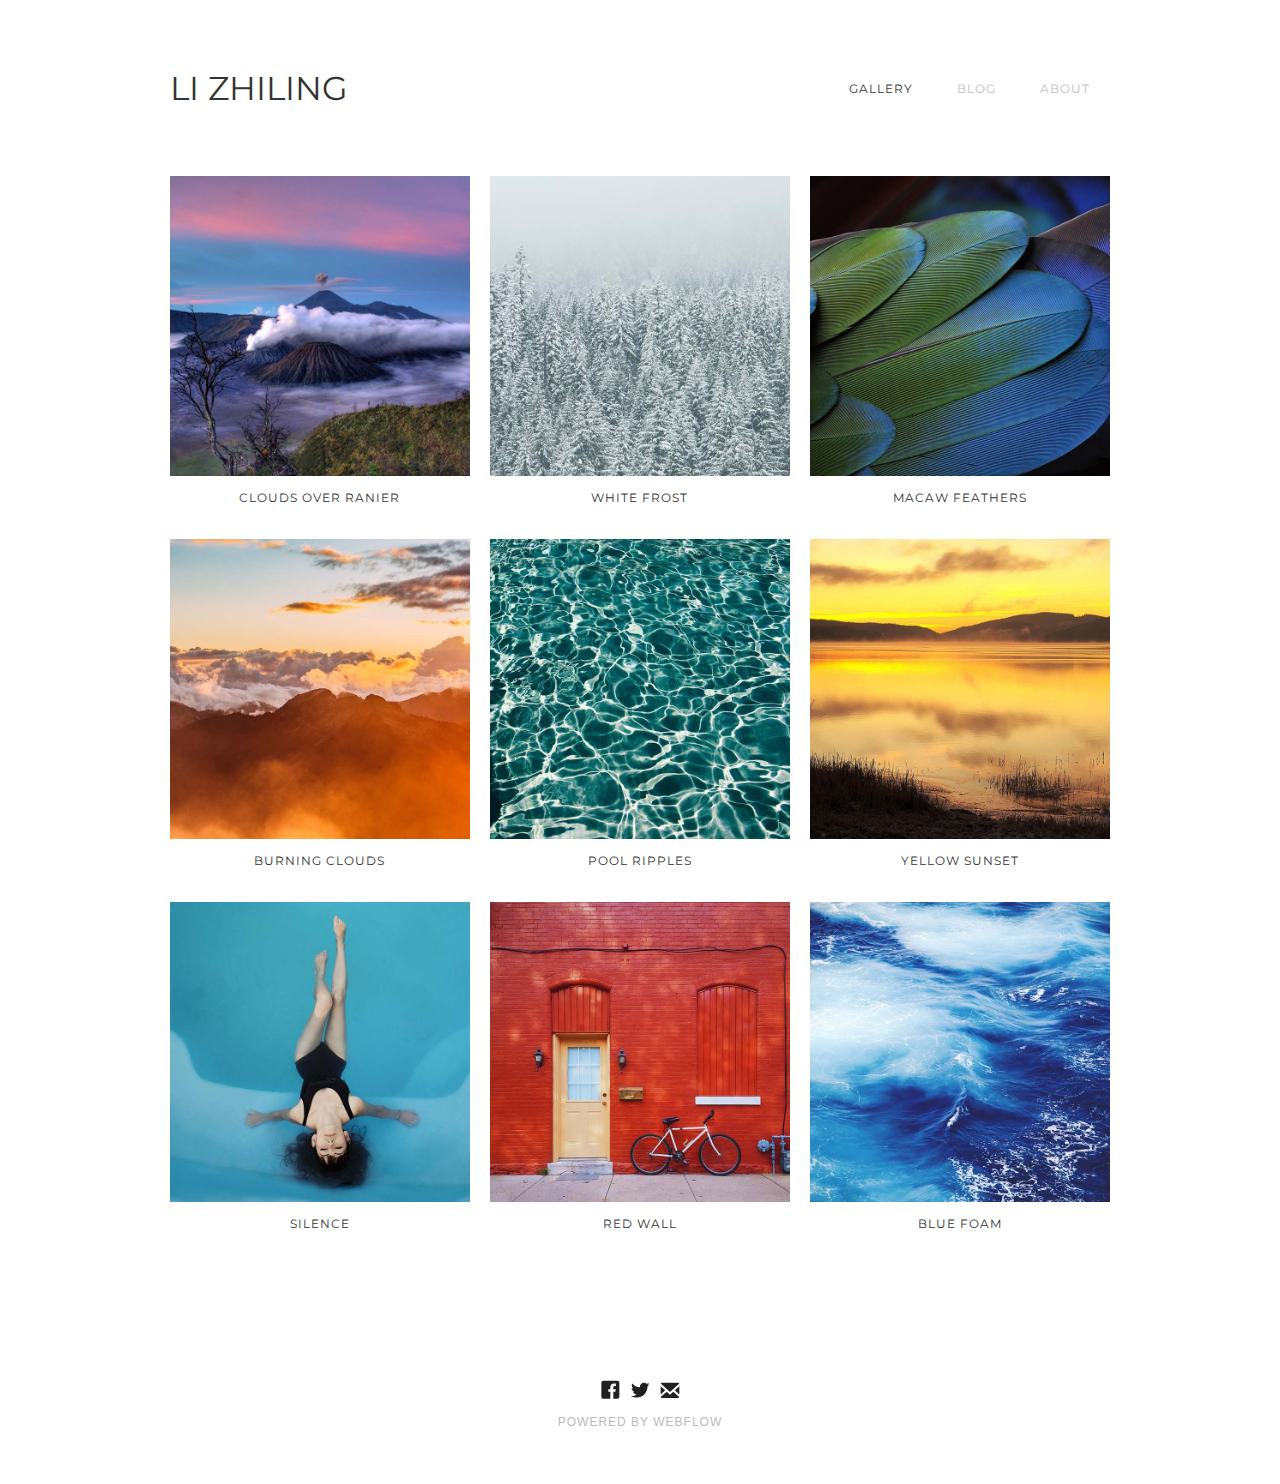
<file: index.html>
<!DOCTYPE html>
<html>
  <head>
    <meta http-equiv="Content-Type" content="text/html; charset=UTF-8">
    <title>Portfolio - LI</title>
    <meta name="viewport" content="width=device-width, initial-scale=1">
    <meta name="generator" content="Webflow">
    <link rel="stylesheet" type="text/css" href="./css/newport.css">
    <script src="./js/webfont.js"></script>
    <link rel="stylesheet" href="./css/css">
    <script>WebFont.load({google: {families: ["Montserrat:400,700","Roboto:300,regular,500"]}});</script>
    <script type="text/javascript" src="./js/modernizr-2.7.1.js"></script>
    <link rel="shortcut icon" type="image/x-icon" href="./images/icon.ico">
    <link rel="apple-touch-icon" href="./images/icon.ico">
  </head>
   <body>
     <div class="w-nav navigation-bar" data-collapse="medium" data-animation="default" data-duration="400" data-contain="1">
       <div class="w-container"><a class="w-nav-brand brand-link w--current" href="http://template-newport.webflow.io/">
          <h1 class="brand-text">LI ZHILING</h1>
          </a><nav class="w-nav-menu navigation-menu" role="navigation"><a class="w-nav-link navigation-link w--current" href="http://template-newport.webflow.io/" style="max-width: 940px;">Gallery</a>
          <a class="w-nav-link navigation-link" href="http://template-newport.webflow.io/blog" style="max-width: 940px;">Blog</a>
          <a class="w-nav-link navigation-link" href="http://template-newport.webflow.io/about" style="max-width: 940px;">About</a>
          </nav><div class="w-nav-button hamburger-button">
            <div class="w-icon-nav-menu"></div></div></div>
            <div class="w-nav-overlay" data-wf-ignore=""></div></div>
            <div class="w-section section">
            <div class="w-container">
            <div class="w-dyn-list">
            <div class="w-dyn-items w-row">
            <div class="w-dyn-item w-col w-col-4">
              <a class="w-inline-block photo-link-block" href="http://template-newport.webflow.io/photos/city">
                <img src="./images/5614c28256ab04d708d53a8b_photo-1416934625760-d56f5e79f6fe-square700.jpg">
                <div class="title">Clouds over Ranier</div></a></div>
            <div class="w-dyn-item w-col w-col-4">
              <a class="w-inline-block photo-link-block" href="http://template-newport.webflow.io/photos/together">
                <img src="./images/5614c2ab75ee18143f8592dd_photo-1427955569621-3e494de2b1d2-square700.jpg">
                <div class="title">White Frost</div></a></div>
            <div class="w-dyn-item w-col w-col-4">
              <a class="w-inline-block photo-link-block" href="http://template-newport.webflow.io/photos/blue">
                <img src="./images/5614c2c0d519fb9b019494b6_photo-1428184003419-4cfd6ab3d280-square700.jpg">
                <div class="title">Macaw Feathers</div></a></div>
            <div class="w-dyn-item w-col w-col-4">
              <a class="w-inline-block photo-link-block" href="http://template-newport.webflow.io/photos/coast">
                <img src="./images/5614c3dd75ee18143f859309_photo-1444090542259-0af8fa96557e-square700.jpg">
                <div class="title">Burning Clouds</div></a></div>
            <div class="w-dyn-item w-col w-col-4">
              <a class="w-inline-block photo-link-block" href="http://template-newport.webflow.io/photos/night">
                <img src="./images/5614c2f5d519fb9b019494bf_photo-1432251407527-504a6b4174a2-square700.jpg">
                <div class="title">Pool Ripples</div></a></div>
            <div class="w-dyn-item w-col w-col-4">
              <a class="w-inline-block photo-link-block" href="http://template-newport.webflow.io/photos/art">
                <img src="./images/5614c30ed519fb9b019494c4_photo-1433155327100-12aac6a14ff1-square700.jpg">
                <div class="title">Yellow Sunset</div></a></div>
            <div class="w-dyn-item w-col w-col-4">
              <a class="w-inline-block photo-link-block" href="http://template-newport.webflow.io/photos/play">
                <img src="./images/5614c326274db8d9082a2725_photo-1433245437947-a0595ee87118-square700.jpg">
                <div class="title">Silence</div></a></div>
            <div class="w-dyn-item w-col w-col-4">
              <a class="w-inline-block photo-link-block" href="http://template-newport.webflow.io/photos/lift">
                <img src="./images/5614c351d519fb9b019494d8_photo-1436397543931-01c4a5162bdb-square700.jpg">
                <div class="title">Red Wall</div></a></div>
            <div class="w-dyn-item w-col w-col-4">
              <a class="w-inline-block photo-link-block" href="http://template-newport.webflow.io/photos/dog">
                <img src="./images/5614c37d75ee18143f8592ff_photo-1441906363162-903afd0d3d52-square700.jpg">
                <div class="title">Blue Foam</div></a></div></div></div></div></div>
            <div class="w-section footer"><div class="w-container"><div>
              <a class="w-inline-block social-icon-link" href="http://template-newport.webflow.io/#">
                <img width="20" src="./images/560dac41760760493e6cfc6c_social-03.svg">
                </a><a class="w-inline-block social-icon-link" href="http://template-newport.webflow.io/#">
                <img width="20" src="./images/560dac41760760493e6cfc83_social-18.svg">
                </a><a class="w-inline-block social-icon-link" href="http://template-newport.webflow.io/#">
                <img width="20" src="./images/560dac41760760493e6cfc5f_social-30.svg">
                </a></div></div><div class="footer-text">Powered by Webflow</div></div>
<script type="text/javascript" src="./js/jquery.min.js"></script>
<script type="text/javascript" src="./js/webflow.6a91f4eb8.js"></script>
<!--[if lte IE 9]><script src="//cdnjs.cloudflare.com/ajax/libs/placeholders/3.0.2/placeholders.min.js"></script><![endif]-->

</body></html>
</file>
<file: css/newport.css>
/* Generated on: Wed Oct 07 2015 08:39:54 GMT+0000 (UTC) */
/* ==========================================================================
   normalize.css v3.0.3 | MIT License | github.com/necolas/normalize.css 
   ========================================================================== */
/*! normalize.css v3.0.3 | MIT License | github.com/necolas/normalize.css */html{font-family:sans-serif;-ms-text-size-adjust:100%;-webkit-text-size-adjust:100%}body{margin:0}article,aside,details,figcaption,figure,footer,header,hgroup,main,menu,nav,section,summary{display:block}audio,canvas,progress,video{display:inline-block;vertical-align:baseline}audio:not([controls]){display:none;height:0}[hidden],template{display:none}a{background-color:transparent}a:active,a:hover{outline:0}abbr[title]{border-bottom:1px dotted}b,strong{font-weight:bold}dfn{font-style:italic}h1{font-size:2em;margin:.67em 0}mark{background:#ff0;color:#000}small{font-size:80%}sub,sup{font-size:75%;line-height:0;position:relative;vertical-align:baseline}sup{top:-0.5em}sub{bottom:-0.25em}img{border:0}svg:not(:root){overflow:hidden}figure{margin:1em 40px}hr{box-sizing:content-box;height:0}pre{overflow:auto}code,kbd,pre,samp{font-family:monospace,monospace;font-size:1em}button,input,optgroup,select,textarea{color:inherit;font:inherit;margin:0}button{overflow:visible}button,select{text-transform:none}button,html input[type="button"],input[type="reset"]{-webkit-appearance:button;cursor:pointer}button[disabled],html input[disabled]{cursor:default}button::-moz-focus-inner,input::-moz-focus-inner{border:0;padding:0}input{line-height:normal}input[type="checkbox"],input[type="radio"]{box-sizing:border-box;padding:0}input[type="number"]::-webkit-inner-spin-button,input[type="number"]::-webkit-outer-spin-button{height:auto}input[type="search"]{-webkit-appearance:textfield;box-sizing:content-box}input[type="search"]::-webkit-search-cancel-button,input[type="search"]::-webkit-search-decoration{-webkit-appearance:none}fieldset{border:1px solid #c0c0c0;margin:0 2px;padding:.35em .625em .75em}legend{border:0;padding:0}textarea{overflow:auto}optgroup{font-weight:bold}table{border-collapse:collapse;border-spacing:0}td,th{padding:0}

/* ==========================================================================
   Start of base Webflow CSS - If you're looking for some ultra-clean CSS, skip the boilerplate and see the unminified code below.
   ========================================================================== */
@font-face{font-family:'webflow-icons';src:url([data-uri]) format('truetype'),url([data-uri]) format('woff');font-weight:normal;font-style:normal}[class^="w-icon-"],[class*=" w-icon-"]{font-family:'webflow-icons';speak:none;font-style:normal;font-weight:normal;font-variant:normal;text-transform:none;line-height:1;-webkit-font-smoothing:antialiased;-moz-osx-font-smoothing:grayscale}.w-icon-slider-right:before{content:"\e600"}.w-icon-slider-left:before{content:"\e601"}.w-icon-nav-menu:before{content:"\e602"}.w-icon-arrow-down:before,.w-icon-dropdown-toggle:before{content:"\e603"}*{-webkit-box-sizing:border-box;-moz-box-sizing:border-box;box-sizing:border-box}html{height:100%}body{margin:0;min-height:100%;background-color:#fff;font-family:Arial,sans-serif;font-size:14px;line-height:20px;color:#333}img{max-width:100%;vertical-align:middle;display:inline-block}html.w-mod-touch *{background-attachment:scroll !important}.w-block{display:block}.w-inline-block{max-width:100%;display:inline-block}.w-clearfix:before,.w-clearfix:after{content:" ";display:table}.w-clearfix:after{clear:both}.w-hidden{display:none}.w-button{display:inline-block;padding:9px 15px;background-color:#3898ec;color:white;border:0;line-height:inherit;text-decoration:none;cursor:pointer;border-radius:0}.w-button[href-disabled]{color:white;text-decoration:none}input.w-button{-webkit-appearance:button}html[data-w-dynpage] [data-w-cloak]{color:transparent !important}h1,h2,h3,h4,h5,h6{font-weight:bold;margin-bottom:10px}h1{font-size:38px;line-height:44px;margin-top:20px}h2{font-size:32px;line-height:36px;margin-top:20px}h3{font-size:24px;line-height:30px;margin-top:20px}h4{font-size:18px;line-height:24px;margin-top:10px}h5{font-size:14px;line-height:20px;margin-top:10px}h6{font-size:12px;line-height:18px;margin-top:10px}p{margin-top:0;margin-bottom:10px}a{color:#0082f3;text-decoration:underline}a:focus{outline:0}blockquote{margin:0 0 10px 0;padding:10px 20px;border-left:5px solid #e2e2e2;font-size:18px;line-height:22px}figure{margin:0;margin-bottom:10px}figcaption{margin-top:5px;text-align:center}ul,ol{margin-top:0;margin-bottom:0;padding-left:40px}.w-list-unstyled{padding-left:0;list-style:none}.w-embed:before,.w-embed:after{content:" ";display:table}.w-embed:after{clear:both}.w-video{width:100%;position:relative;padding:0}.w-video iframe,.w-video object,.w-video embed{position:absolute;top:0;left:0;width:100%;height:100%}fieldset{padding:0;margin:0;border:0}button,html input[type="button"],input[type="reset"]{border:0;cursor:pointer;-webkit-appearance:button}.w-form{margin:0 0 15px}.w-form-done{display:none;padding:20px;text-align:center;background-color:#ddd}.w-form-fail{display:none;margin-top:10px;padding:10px;background-color:#ffdede}label{display:block;margin-bottom:5px;font-weight:bold}.w-input,.w-select{display:block;width:100%;height:38px;padding:8px 12px;margin-bottom:10px;font-size:14px;line-height:1.42857143;color:#333;vertical-align:middle;background-color:#fff;border:1px solid #ccc}.w-input:-moz-placeholder,.w-select:-moz-placeholder{color:#999}.w-input::-moz-placeholder,.w-select::-moz-placeholder{color:#999;opacity:1}.w-input:-ms-input-placeholder,.w-select:-ms-input-placeholder{color:#999}.w-input::-webkit-input-placeholder,.w-select::-webkit-input-placeholder{color:#999}.w-input:focus,.w-select:focus{border-color:#3898ec;outline:0}.w-input[disabled],.w-select[disabled],.w-input[readonly],.w-select[readonly],fieldset[disabled] .w-input,fieldset[disabled] .w-select{cursor:not-allowed;background-color:#eee}textarea.w-input,textarea.w-select{height:auto}.w-select{background-image:-webkit-linear-gradient(white 0, #f3f3f3 100%);background-image:linear-gradient(white 0, #f3f3f3 100%)}.w-select[multiple]{height:auto}.w-form-label{display:inline-block;cursor:pointer;font-weight:normal;margin-bottom:0}.w-checkbox,.w-radio{display:block;margin-bottom:5px;padding-left:20px}.w-checkbox:before,.w-radio:before,.w-checkbox:after,.w-radio:after{content:" ";display:table}.w-checkbox:after,.w-radio:after{clear:both}.w-checkbox-input,.w-radio-input{margin:4px 0 0;margin-top:1px \9;line-height:normal;float:left;margin-left:-20px}.w-radio-input{margin-top:3px}.w-container{margin-left:auto;margin-right:auto;max-width:940px}.w-container:before,.w-container:after{content:" ";display:table}.w-container:after{clear:both}.w-container .w-row{margin-left:-10px;margin-right:-10px}.w-row:before,.w-row:after{content:" ";display:table}.w-row:after{clear:both}.w-row .w-row{margin-left:0;margin-right:0}.w-col{position:relative;float:left;width:100%;min-height:1px;padding-left:10px;padding-right:10px}.w-col .w-col{padding-left:0;padding-right:0}.w-col-1{width:8.33333333%}.w-col-2{width:16.66666667%}.w-col-3{width:25%}.w-col-4{width:33.33333333%}.w-col-5{width:41.66666667%}.w-col-6{width:50%}.w-col-7{width:58.33333333%}.w-col-8{width:66.66666667%}.w-col-9{width:75%}.w-col-10{width:83.33333333%}.w-col-11{width:91.66666667%}.w-col-12{width:100%}.w-col-push-1{left:8.33333333%}.w-col-push-2{left:16.66666667%}.w-col-push-3{left:25%}.w-col-push-4{left:33.33333333%}.w-col-push-5{left:41.66666667%}.w-col-push-6{left:50%}.w-col-push-7{left:58.33333333%}.w-col-push-8{left:66.66666667%}.w-col-push-9{left:75%}.w-col-push-10{left:83.33333333%}.w-col-push-11{left:91.66666667%}.w-col-pull-1{right:8.33333333%}.w-col-pull-2{right:16.66666667%}.w-col-pull-3{right:25%}.w-col-pull-4{right:33.33333333%}.w-col-pull-5{right:41.66666667%}.w-col-pull-6{right:50%}.w-col-pull-7{right:58.33333333%}.w-col-pull-8{right:66.66666667%}.w-col-pull-9{right:75%}.w-col-pull-10{right:83.33333333%}.w-col-pull-11{right:91.66666667%}.w-col-offset-1{margin-left:8.33333333%}.w-col-offset-2{margin-left:16.66666667%}.w-col-offset-3{margin-left:25%}.w-col-offset-4{margin-left:33.33333333%}.w-col-offset-5{margin-left:41.66666667%}.w-col-offset-6{margin-left:50%}.w-col-offset-7{margin-left:58.33333333%}.w-col-offset-8{margin-left:66.66666667%}.w-col-offset-9{margin-left:75%}.w-col-offset-10{margin-left:83.33333333%}.w-col-offset-11{margin-left:91.66666667%}.w-hidden-main{display:none !important}@media screen and (max-width:991px){.w-container{max-width:728px}.w-hidden-main{display:inherit !important}.w-hidden-medium{display:none !important}.w-col-medium-1{width:8.33333333%}.w-col-medium-2{width:16.66666667%}.w-col-medium-3{width:25%}.w-col-medium-4{width:33.33333333%}.w-col-medium-5{width:41.66666667%}.w-col-medium-6{width:50%}.w-col-medium-7{width:58.33333333%}.w-col-medium-8{width:66.66666667%}.w-col-medium-9{width:75%}.w-col-medium-10{width:83.33333333%}.w-col-medium-11{width:91.66666667%}.w-col-medium-12{width:100%}.w-col-medium-push-1{left:8.33333333%}.w-col-medium-push-2{left:16.66666667%}.w-col-medium-push-3{left:25%}.w-col-medium-push-4{left:33.33333333%}.w-col-medium-push-5{left:41.66666667%}.w-col-medium-push-6{left:50%}.w-col-medium-push-7{left:58.33333333%}.w-col-medium-push-8{left:66.66666667%}.w-col-medium-push-9{left:75%}.w-col-medium-push-10{left:83.33333333%}.w-col-medium-push-11{left:91.66666667%}.w-col-medium-pull-1{right:8.33333333%}.w-col-medium-pull-2{right:16.66666667%}.w-col-medium-pull-3{right:25%}.w-col-medium-pull-4{right:33.33333333%}.w-col-medium-pull-5{right:41.66666667%}.w-col-medium-pull-6{right:50%}.w-col-medium-pull-7{right:58.33333333%}.w-col-medium-pull-8{right:66.66666667%}.w-col-medium-pull-9{right:75%}.w-col-medium-pull-10{right:83.33333333%}.w-col-medium-pull-11{right:91.66666667%}.w-col-medium-offset-1{margin-left:8.33333333%}.w-col-medium-offset-2{margin-left:16.66666667%}.w-col-medium-offset-3{margin-left:25%}.w-col-medium-offset-4{margin-left:33.33333333%}.w-col-medium-offset-5{margin-left:41.66666667%}.w-col-medium-offset-6{margin-left:50%}.w-col-medium-offset-7{margin-left:58.33333333%}.w-col-medium-offset-8{margin-left:66.66666667%}.w-col-medium-offset-9{margin-left:75%}.w-col-medium-offset-10{margin-left:83.33333333%}.w-col-medium-offset-11{margin-left:91.66666667%}.w-col-stack{width:100%;left:auto;right:auto}}@media screen and (max-width:767px){.w-hidden-main{display:inherit !important}.w-hidden-medium{display:inherit !important}.w-hidden-small{display:none !important}.w-row,.w-container .w-row{margin-left:0;margin-right:0}.w-col{width:100%;left:auto;right:auto}.w-col-small-1{width:8.33333333%}.w-col-small-2{width:16.66666667%}.w-col-small-3{width:25%}.w-col-small-4{width:33.33333333%}.w-col-small-5{width:41.66666667%}.w-col-small-6{width:50%}.w-col-small-7{width:58.33333333%}.w-col-small-8{width:66.66666667%}.w-col-small-9{width:75%}.w-col-small-10{width:83.33333333%}.w-col-small-11{width:91.66666667%}.w-col-small-12{width:100%}.w-col-small-push-1{left:8.33333333%}.w-col-small-push-2{left:16.66666667%}.w-col-small-push-3{left:25%}.w-col-small-push-4{left:33.33333333%}.w-col-small-push-5{left:41.66666667%}.w-col-small-push-6{left:50%}.w-col-small-push-7{left:58.33333333%}.w-col-small-push-8{left:66.66666667%}.w-col-small-push-9{left:75%}.w-col-small-push-10{left:83.33333333%}.w-col-small-push-11{left:91.66666667%}.w-col-small-pull-1{right:8.33333333%}.w-col-small-pull-2{right:16.66666667%}.w-col-small-pull-3{right:25%}.w-col-small-pull-4{right:33.33333333%}.w-col-small-pull-5{right:41.66666667%}.w-col-small-pull-6{right:50%}.w-col-small-pull-7{right:58.33333333%}.w-col-small-pull-8{right:66.66666667%}.w-col-small-pull-9{right:75%}.w-col-small-pull-10{right:83.33333333%}.w-col-small-pull-11{right:91.66666667%}.w-col-small-offset-1{margin-left:8.33333333%}.w-col-small-offset-2{margin-left:16.66666667%}.w-col-small-offset-3{margin-left:25%}.w-col-small-offset-4{margin-left:33.33333333%}.w-col-small-offset-5{margin-left:41.66666667%}.w-col-small-offset-6{margin-left:50%}.w-col-small-offset-7{margin-left:58.33333333%}.w-col-small-offset-8{margin-left:66.66666667%}.w-col-small-offset-9{margin-left:75%}.w-col-small-offset-10{margin-left:83.33333333%}.w-col-small-offset-11{margin-left:91.66666667%}}@media screen and (max-width:479px){.w-container{max-width:none}.w-hidden-main{display:inherit !important}.w-hidden-medium{display:inherit !important}.w-hidden-small{display:inherit !important}.w-hidden-tiny{display:none !important}.w-col{width:100%}.w-col-tiny-1{width:8.33333333%}.w-col-tiny-2{width:16.66666667%}.w-col-tiny-3{width:25%}.w-col-tiny-4{width:33.33333333%}.w-col-tiny-5{width:41.66666667%}.w-col-tiny-6{width:50%}.w-col-tiny-7{width:58.33333333%}.w-col-tiny-8{width:66.66666667%}.w-col-tiny-9{width:75%}.w-col-tiny-10{width:83.33333333%}.w-col-tiny-11{width:91.66666667%}.w-col-tiny-12{width:100%}.w-col-tiny-push-1{left:8.33333333%}.w-col-tiny-push-2{left:16.66666667%}.w-col-tiny-push-3{left:25%}.w-col-tiny-push-4{left:33.33333333%}.w-col-tiny-push-5{left:41.66666667%}.w-col-tiny-push-6{left:50%}.w-col-tiny-push-7{left:58.33333333%}.w-col-tiny-push-8{left:66.66666667%}.w-col-tiny-push-9{left:75%}.w-col-tiny-push-10{left:83.33333333%}.w-col-tiny-push-11{left:91.66666667%}.w-col-tiny-pull-1{right:8.33333333%}.w-col-tiny-pull-2{right:16.66666667%}.w-col-tiny-pull-3{right:25%}.w-col-tiny-pull-4{right:33.33333333%}.w-col-tiny-pull-5{right:41.66666667%}.w-col-tiny-pull-6{right:50%}.w-col-tiny-pull-7{right:58.33333333%}.w-col-tiny-pull-8{right:66.66666667%}.w-col-tiny-pull-9{right:75%}.w-col-tiny-pull-10{right:83.33333333%}.w-col-tiny-pull-11{right:91.66666667%}.w-col-tiny-offset-1{margin-left:8.33333333%}.w-col-tiny-offset-2{margin-left:16.66666667%}.w-col-tiny-offset-3{margin-left:25%}.w-col-tiny-offset-4{margin-left:33.33333333%}.w-col-tiny-offset-5{margin-left:41.66666667%}.w-col-tiny-offset-6{margin-left:50%}.w-col-tiny-offset-7{margin-left:58.33333333%}.w-col-tiny-offset-8{margin-left:66.66666667%}.w-col-tiny-offset-9{margin-left:75%}.w-col-tiny-offset-10{margin-left:83.33333333%}.w-col-tiny-offset-11{margin-left:91.66666667%}}.w-widget{position:relative}.w-widget-map{width:100%;height:400px}.w-widget-map label{width:auto;display:inline}.w-widget-map img{max-width:inherit}.w-widget-map .gm-style-iw{width:90% !important;height:auto !important;top:7px !important;left:6% !important;display:inline;text-align:center;overflow:hidden}.w-widget-map .gm-style-iw+div{display:none}.w-widget-twitter{overflow:hidden}.w-widget-gplus{overflow:hidden}.w-slider{position:relative;height:300px;text-align:center;background:#ddd;clear:both;-webkit-tap-highlight-color:rgba(0,0,0,0);tap-highlight-color:rgba(0,0,0,0)}.w-slider-mask{position:relative;display:block;overflow:hidden;z-index:1;left:0;right:0;height:100%;white-space:nowrap}.w-slide{position:relative;display:inline-block;vertical-align:top;width:100%;height:100%;white-space:normal;text-align:left}.w-slider-nav{position:absolute;z-index:2;top:auto;right:0;bottom:0;left:0;margin:auto;padding-top:10px;height:40px;text-align:center;-webkit-tap-highlight-color:rgba(0,0,0,0);tap-highlight-color:rgba(0,0,0,0)}.w-slider-nav.w-round>div{-webkit-border-radius:100%;-webkit-background-clip:padding-box;-moz-border-radius:100%;-moz-background-clip:padding;border-radius:100%;background-clip:padding-box}.w-slider-nav.w-num>div{width:auto;height:auto;padding:.2em .5em;font-size:inherit;line-height:inherit}.w-slider-nav.w-shadow>div{-webkit-box-shadow:0 0 3px rgba(51, 51, 51, 0.4);-moz-box-shadow:0 0 3px rgba(51, 51, 51, 0.4);box-shadow:0 0 3px rgba(51, 51, 51, 0.4)}.w-slider-nav-invert{color:#fff}.w-slider-nav-invert>div{background-color:rgba(34,34,34,0.4)}.w-slider-nav-invert>div.w-active{background-color:#222}.w-slider-dot{position:relative;display:inline-block;width:1em;height:1em;background-color:rgba(255,255,255,0.4);cursor:pointer;margin:0 3px .5em;-webkit-transition:background-color 100ms, color 100ms;-moz-transition:background-color 100ms, color 100ms;-o-transition:background-color 100ms, color 100ms;transition:background-color 100ms, color 100ms}.w-slider-dot.w-active{background-color:#fff}.w-slider-arrow-left,.w-slider-arrow-right{position:absolute;width:80px;top:0;right:0;bottom:0;left:0;margin:auto;cursor:pointer;overflow:hidden;color:white;font-size:40px;-webkit-tap-highlight-color:rgba(0,0,0,0);tap-highlight-color:rgba(0,0,0,0);-webkit-user-select:none;-moz-user-select:none;-ms-user-select:none;user-select:none}.w-slider-arrow-left [class^="w-icon-"],.w-slider-arrow-right [class^="w-icon-"],.w-slider-arrow-left [class*=" w-icon-"],.w-slider-arrow-right [class*=" w-icon-"]{position:absolute}.w-slider-arrow-left{z-index:3;right:auto}.w-slider-arrow-right{z-index:4;left:auto}.w-icon-slider-left,.w-icon-slider-right{top:0;right:0;bottom:0;left:0;margin:auto;width:1em;height:1em}.w-dropdown{display:inline-block;position:relative;text-align:left;margin-left:auto;margin-right:auto;z-index:900}.w-dropdown-btn,.w-dropdown-toggle,.w-dropdown-link{position:relative;vertical-align:top;text-decoration:none;color:#222;padding:20px;text-align:left;margin-left:auto;margin-right:auto;white-space:nowrap}.w-dropdown-toggle{-webkit-user-select:none;-moz-user-select:none;-ms-user-select:none;user-select:none;display:inline-block;cursor:pointer;padding-right:40px}.w-dropdown-toggle:focus{outline:0}.w-icon-dropdown-toggle{position:absolute;top:0;right:0;bottom:0;margin:auto;margin-right:20px;width:1em;height:1em}.w-dropdown-list{position:absolute;background:#ddd;display:none;min-width:100%}.w-dropdown-list.w--open{display:block}.w-dropdown-link{padding:10px 20px;display:block;color:#222}.w-dropdown-link:hover{color:#222;text-decoration:none}.w-dropdown-link.w--current{color:#0082f3}.w-nav[data-collapse="all"] .w-dropdown,.w-nav[data-collapse="all"] .w-dropdown-toggle{display:block}.w-nav[data-collapse="all"] .w-dropdown-list{position:static}@media screen and (max-width:991px){.w-nav[data-collapse="medium"] .w-dropdown,.w-nav[data-collapse="medium"] .w-dropdown-toggle{display:block}.w-nav[data-collapse="medium"] .w-dropdown-list{position:static}}@media screen and (max-width:767px){.w-nav[data-collapse="small"] .w-dropdown,.w-nav[data-collapse="small"] .w-dropdown-toggle{display:block}.w-nav[data-collapse="small"] .w-dropdown-list{position:static}.w-nav-brand{padding-left:10px}}@media screen and (max-width:479px){.w-nav[data-collapse="tiny"] .w-dropdown,.w-nav[data-collapse="tiny"] .w-dropdown-toggle{display:block}.w-nav[data-collapse="tiny"] .w-dropdown-list{position:static}}.w-lightbox-backdrop{position:fixed;top:0;right:0;bottom:0;left:0;color:#fff;font-family:"Helvetica Neue",Helvetica,Ubuntu,"Segoe UI",Verdana,sans-serif;font-size:17px;font-weight:300;text-align:center;background:rgba(0,0,0,0.9);z-index:2000;outline:0;opacity:0;-webkit-user-select:none;-moz-user-select:none;-ms-user-select:none;-webkit-tap-highlight-color:transparent;-webkit-transform:translate(0, 0)}.w-lightbox-backdrop,.w-lightbox-container{height:100%;overflow:auto;-webkit-overflow-scrolling:touch}.w-lightbox-content{position:relative;height:100vh;overflow:hidden}.w-lightbox-view{position:absolute;width:100vw;height:100vh;opacity:0}.w-lightbox-view:before{content:"";height:100vh}.w-lightbox-group,.w-lightbox-group .w-lightbox-view,.w-lightbox-group .w-lightbox-view:before{height:86vh}.w-lightbox-frame,.w-lightbox-view:before{display:inline-block;vertical-align:middle}.w-lightbox-figure{position:relative;margin:0}.w-lightbox-group .w-lightbox-figure{cursor:pointer}.w-lightbox-img{width:auto;height:auto;max-width:none}.w-lightbox-image{display:block;max-width:100vw;max-height:100vh}.w-lightbox-group .w-lightbox-image{max-height:86vh}.w-lightbox-caption{position:absolute;right:0;bottom:0;left:0;padding:.5em 1em;background:rgba(0,0,0,0.4);text-align:left;text-overflow:ellipsis;white-space:nowrap;overflow:hidden}.w-lightbox-embed{position:absolute;top:0;right:0;bottom:0;left:0;width:100%;height:100%}.w-lightbox-control{position:absolute;top:0;width:4em;background-size:24px;background-repeat:no-repeat;background-position:center;cursor:pointer;-webkit-transition:all .3s;transition:all .3s}.w-lightbox-left{display:none;bottom:0;left:0;background-image:url("[data-uri]")}.w-lightbox-right{display:none;right:0;bottom:0;background-image:url("[data-uri]")}.w-lightbox-close{right:0;height:2.6em;background-image:url("[data-uri]");background-size:18px}.w-lightbox-strip{padding:0 1vh;line-height:0;white-space:nowrap;overflow-x:auto;overflow-y:hidden}.w-lightbox-item{display:inline-block;width:10vh;padding:2vh 1vh;box-sizing:content-box;cursor:pointer;-webkit-transform:translate3d(0, 0, 0)}.w-lightbox-active{opacity:.3}.w-lightbox-thumbnail{position:relative;height:10vh;background:#222;overflow:hidden}.w-lightbox-thumbnail-image{position:absolute;top:0;left:0}.w-lightbox-thumbnail .w-lightbox-tall{top:50%;width:100%;-webkit-transform:translate(0, -50%);-ms-transform:translate(0, -50%);transform:translate(0, -50%)}.w-lightbox-thumbnail .w-lightbox-wide{left:50%;height:100%;-webkit-transform:translate(-50%, 0);-ms-transform:translate(-50%, 0);transform:translate(-50%, 0)}.w-lightbox-spinner{position:absolute;top:50%;left:50%;box-sizing:border-box;width:40px;height:40px;margin-top:-20px;margin-left:-20px;border:5px solid rgba(0,0,0,0.4);border-radius:50%;-webkit-animation:spin .8s infinite linear;animation:spin .8s infinite linear}.w-lightbox-spinner:after{content:"";position:absolute;top:-4px;right:-4px;bottom:-4px;left:-4px;border:3px solid transparent;border-bottom-color:#fff;border-radius:50%}.w-lightbox-hide{display:none}.w-lightbox-noscroll{overflow:hidden}@media (min-width:768px){.w-lightbox-content{height:96vh;margin-top:2vh}.w-lightbox-view,.w-lightbox-view:before{height:96vh}.w-lightbox-group,.w-lightbox-group .w-lightbox-view,.w-lightbox-group .w-lightbox-view:before{height:84vh}.w-lightbox-image{max-width:96vw;max-height:96vh}.w-lightbox-group .w-lightbox-image{max-width:82.3vw;max-height:84vh}.w-lightbox-left,.w-lightbox-right{display:block;opacity:.5}.w-lightbox-close{opacity:.8}.w-lightbox-control:hover{opacity:1}}.w-lightbox-inactive,.w-lightbox-inactive:hover{opacity:0}.w-richtext:before,.w-richtext:after{content:" ";display:table}.w-richtext:after{clear:both}.w-richtext .w-richtext-figure-selected[data-rt-type="video"] div:before{outline:2px solid #2895f7}.w-richtext .w-richtext-figure-selected[data-rt-type="image"] div{outline:2px solid #2895f7}.w-richtext figure[data-rt-type="video"]>div:before{content:'';position:absolute;display:none;left:0;top:0;right:0;bottom:0;z-index:1}.w-richtext figure{position:relative;max-width:60%}.w-richtext figure>div:before,.w-richtext figure img{cursor:default !important}.w-richtext figure img{width:100%}.w-richtext figure figcaption.w-richtext-figcaption-placeholder{opacity:.6}.w-richtext figure div{font-size:0;color:transparent}.w-richtext figure[data-rt-type="image"]{display:table}.w-richtext figure[data-rt-type="image"]>div{display:inline-block}.w-richtext figure[data-rt-type="image"]>figcaption{display:table-caption;caption-side:bottom}.w-richtext figure[data-rt-type="video"]{width:60%;height:0}.w-richtext figure[data-rt-type="video"] iframe{position:absolute;top:0;left:0;width:100%;height:100%}.w-richtext figure[data-rt-type="video"]>div{width:100%}.w-richtext figure.w-richtext-align-center{margin-right:auto;margin-left:auto;clear:both}.w-richtext figure.w-richtext-align-center[data-rt-type="image"]>div{max-width:100%}.w-richtext figure.w-richtext-align-normal{clear:both}.w-richtext figure.w-richtext-align-fullwidth{width:100%;text-align:center;clear:both;display:block}.w-richtext figure.w-richtext-align-fullwidth>div{display:inline-block}.w-richtext figure.w-richtext-align-fullwidth>figcaption{display:block}.w-richtext figure.w-richtext-align-floatleft{float:left;margin-right:15px;clear:none}.w-richtext figure.w-richtext-align-floatright{float:right;margin-left:15px;clear:none}.wf-design-mode figure[data-rt-type="video"]>div:before,.w-editor-mount .w-dyn-list figure[data-rt-type="video"]>div:before,.w-editor-mount .w-editable figure[data-rt-type="video"]>div:before{display:block}.w-nav{position:relative;background:#ddd;z-index:1000}.w-nav:before,.w-nav:after{content:" ";display:table}.w-nav:after{clear:both}.w-nav-brand{position:relative;float:left;text-decoration:none;color:#333}.w-nav-brand:hover{text-decoration:none;color:#333}.w-nav-link{position:relative;display:inline-block;vertical-align:top;text-decoration:none;color:#222;padding:20px;text-align:left;margin-left:auto;margin-right:auto}.w-nav-link:hover{text-decoration:none;color:#222}.w-nav-link.w--current{color:#0082f3}.w-nav-menu{position:relative;float:right}.w--nav-menu-open{display:block !important;position:absolute;top:100%;left:0;right:0;background:#c8c8c8;text-align:center;overflow:visible;min-width:200px}.w--nav-link-open{display:block;position:relative}.w-nav-overlay{position:absolute;overflow:hidden;display:none;top:100%;left:0;right:0;width:100%}.w-nav-overlay .w--nav-menu-open{top:0}.w-nav[data-animation="over-left"] .w-nav-overlay{width:auto}.w-nav[data-animation="over-left"] .w-nav-overlay,.w-nav[data-animation="over-left"] .w--nav-menu-open{right:auto;z-index:1;top:0}.w-nav[data-animation="over-right"] .w-nav-overlay{width:auto}.w-nav[data-animation="over-right"] .w-nav-overlay,.w-nav[data-animation="over-right"] .w--nav-menu-open{left:auto;z-index:1;top:0}.w-nav-button{position:relative;float:right;padding:18px;font-size:24px;display:none;cursor:pointer;-webkit-tap-highlight-color:rgba(0,0,0,0);tap-highlight-color:rgba(0,0,0,0);-webkit-user-select:none;-moz-user-select:none;-ms-user-select:none;user-select:none}.w-nav-button.w--open{background-color:#c8c8c8;color:white}.w-nav[data-collapse="all"] .w-nav-menu{display:none}.w-nav[data-collapse="all"] .w-nav-button{display:block}@media screen and (max-width:991px){.w-nav[data-collapse="medium"] .w-nav-menu{display:none}.w-nav[data-collapse="medium"] .w-nav-button{display:block}}@media screen and (max-width:767px){.w-nav[data-collapse="small"] .w-nav-menu{display:none}.w-nav[data-collapse="small"] .w-nav-button{display:block}.w-nav-brand{padding-left:10px}}@media screen and (max-width:479px){.w-nav[data-collapse="tiny"] .w-nav-menu{display:none}.w-nav[data-collapse="tiny"] .w-nav-button{display:block}}.w-tabs{position:relative}.w-tabs:before,.w-tabs:after{content:" ";display:table}.w-tabs:after{clear:both}.w-tab-menu{position:relative}.w-tab-link{position:relative;display:inline-block;vertical-align:top;text-decoration:none;padding:9px 30px;text-align:left;cursor:pointer;color:#222;background-color:#ddd}.w-tab-link.w--current{background-color:#c8c8c8}.w-tab-content{position:relative;display:block;overflow:hidden}.w-tab-pane{position:relative;display:none}.w--tab-active{display:block}@media screen and (max-width:479px){.w-tab-link{display:block}}.w-ix-emptyfix:after{content:""}@-webkit-keyframes spin{0%{-webkit-transform:rotate(0deg)}100%{-webkit-transform:rotate(360deg)}}@keyframes spin{0%{transform:rotate(0deg)}100%{transform:rotate(360deg)}}.w-dyn-empty{padding:10px;background-color:#ddd}

/* ==========================================================================
   Start of custom Webflow CSS
   ========================================================================== */
body {
  color: rgba(0, 0, 0, 0.74);
  font-size: 14px;
  line-height: 20px;
}
h1 {
  margin-top: 0px;
  margin-bottom: 10px;
  font-size: 25px;
  line-height: 30px;
  font-weight: 700;
}
h2 {
  margin-top: 0px;
  margin-bottom: 10px;
  font-size: 22px;
  line-height: 26px;
  font-weight: 700;
}
h3 {
  margin-top: 0px;
  margin-bottom: 10px;
  font-size: 18px;
  line-height: 22px;
  font-weight: 700;
}
h4 {
  margin-top: 0px;
  margin-bottom: 10px;
  font-size: 14px;
  line-height: 18px;
  font-weight: 700;
}
h5 {
  margin-top: 0px;
  margin-bottom: 10px;
  font-size: 12px;
  line-height: 16px;
  font-weight: 700;
}
h6 {
  margin-top: 0px;
  margin-bottom: 10px;
  font-size: 12px;
  line-height: 16px;
  font-weight: 700;
  text-transform: uppercase;
}
p {
  margin-top: 0px;
  margin-bottom: 10px;
  font-size: 14px;
}
a {
  color: #bf3a30;
  text-decoration: none;
}
a:hover {
  color: #bf3a30;
  text-decoration: none;
}
blockquote {
  margin-bottom: 10px;
  padding: 10px 20px;
  border-left: 5px solid #e2e2e2;
  font-size: 18px;
  line-height: 22px;
}
.button {
  display: inline-block;
  padding: 11px 20px;
  border-radius: 3px;
  background-color: #3b99d9;
  -webkit-transition: background-color 300ms ease;
  transition: background-color 300ms ease;
  color: white;
  font-size: 16px;
  line-height: 20px;
  text-align: center;
  text-decoration: none;
}
.button:hover {
  background-color: black;
}
.button.w--current {
  background-color: #2e80b6;
}
.button.white {
  background-color: white;
  color: black;
}
.button.white:hover {
  background-color: rgba(255, 255, 255, 0.77);
}
.button.black {
  background-color: #404047;
}
.button.black:hover {
  background-color: #1db0fc;
}
.button.black.with-field {
  width: 22%;
  margin-left: 2%;
  float: left;
}
.button.full-width {
  display: block;
  width: 100%;
  background-color: #3b99d9;
}
.button.small {
  padding: 7px 12px;
  background-color: #3b99d9;
  font-size: 11px;
  line-height: 14px;
  text-transform: uppercase;
}
.button.small:hover {
  background-color: #2c74a4;
}
.button.tab {
  margin-right: 8px;
  margin-left: 8px;
  background-color: #bfbfbf;
}
.button.tab:hover {
  background-color: #7e7e7e;
}
.button.tab.w--current {
  background-color: #3b99d9;
}
.navigation-link {
  padding-top: 7px;
  padding-bottom: 7px;
  font-family: Montserrat, sans-serif;
  color: silver;
  font-size: 12px;
  line-height: 18px;
  letter-spacing: 1px;
}
.navigation-link:hover {
  color: #333;
}
.navigation-link.w--current {
  color: #333;
}
.navigation-link.white {
  color: white;
}
.navigation-bar {
  padding-top: 70px;
  padding-bottom: 70px;
  background-color: white;
  text-transform: uppercase;
}
.navigation-bar.dark {
  background-color: #5d5d5d;
}
.navigation-bar.top {
  margin-top: 58px;
  margin-bottom: 124px;
  border-radius: 5px;
  background-color: white;
}
.navigation-menu {
  margin-top: 3px;
}
.navigation-menu.left {
  float: left;
}
.navigation-menu.on-bottom {
  float: none;
  text-align: center;
}
.brand-text {
  margin-top: 0px;
  margin-bottom: 0px;
  font-family: Montserrat, sans-serif;
  font-size: 33px;
  line-height: 36px;
  font-weight: 400;
}
.brand-link.right {
  float: right;
}
.brand-link.on-top {
  display: block;
  float: none;
  text-align: center;
}
.brand-link.white {
  color: white;
}
.brand-link.left-spacing {
  margin-left: 15px;
  color: white;
}
.brand-link.left {
  margin-left: 16px;
}
.section {
  position: relative;
  padding-bottom: 63px;
  background-color: white;
}
.section.centered {
  text-align: center;
}
.section.accent {
  background-color: #f3f3f3;
}
.section.dark {
  background-color: #5d5d5d;
  color: white;
}
.section.no-padding {
  padding-top: 0px;
  padding-bottom: 0px;
}
.hero-slider {
  height: 400px;
  background-color: #5d5d5d;
  color: white;
}
.slide {
  padding-top: 126px;
  padding-right: 85px;
  padding-left: 85px;
}
.header-section {
  padding-top: 104px;
  padding-bottom: 104px;
  background-color: #5d5d5d;
  color: white;
  text-align: center;
}
.page-heading {
  margin-top: 0px;
  margin-bottom: 11px;
}
.call-to-action-section {
  padding-top: 44px;
  padding-bottom: 44px;
  background-color: #3b99d9;
  color: white;
}
.call-to-action-section.centered {
  text-align: center;
}
.call-to-action-heading {
  margin-top: 3px;
  margin-bottom: 0px;
  font-weight: 400;
}
.call-to-action-heading.inline-block {
  display: inline-block;
  margin-right: 13px;
}
.align-right {
  text-align: right;
}
.white-box {
  padding: 15px;
  border-radius: 5px;
  background-color: white;
}
.fixed-image-section {
  padding-top: 104px;
  padding-bottom: 104px;
  background-image: url(https://d3e54v103j8qbb.cloudfront.net/img/example-bg.png);
  background-position: 50% 50%;
  background-size: 125px;
  background-attachment: fixed;
  color: white;
  text-align: center;
}
.hero-section {
  padding-top: 242px;
  padding-bottom: 242px;
}
.hero-section.centered {
  text-align: center;
}
.slider-navigation {
  padding-top: 0px;
  font-size: 9px;
}
.slider-icon-circle {
  width: 50px;
  height: 50px;
  padding: 6px;
  font-size: 33px;
}
.hero-subheading {
  margin-bottom: 18px;
}
.hollow-button {
  display: inline-block;
  margin-right: 10px;
  margin-left: 10px;
  padding: 9px 20px;
  border: 2px solid #3b99d9;
  border-radius: 4px;
  -webkit-transition: background-color 300ms ease, border 300ms ease, color 300ms ease;
  transition: background-color 300ms ease, border 300ms ease, color 300ms ease;
  color: #3b99d9;
  font-size: 16px;
  line-height: 20px;
  text-decoration: none;
}
.hollow-button:hover {
  border-color: black;
  color: black;
}
.hollow-button.white {
  border-color: white;
  color: white;
}
.hollow-button.white:hover {
  border-color: rgba(255, 255, 255, 0.64);
  color: rgba(255, 255, 255, 0.72);
}
.section-heading {
  margin-top: 0px;
  margin-bottom: 16px;
}
.section-heading.centered {
  text-align: center;
}
.main-container {
  padding-right: 20px;
  padding-left: 20px;
  background-color: white;
}
.form-label {
  margin-bottom: 6px;
  font-size: 13px;
  text-transform: uppercase;
}
.section-subheading.center {
  font-size: 20px;
  text-align: center;
}
.section-title-group {
  margin-bottom: 62px;
}
.section-title-group.centered {
  text-align: center;
}
.form-field {
  min-height: 45px;
  margin-right: 1px;
  margin-bottom: 17px;
  border: 0px solid black;
  border-radius: 3px;
  box-shadow: rgba(64, 64, 71, 0.29) 0px 0px 0px 1px;
}
.form-field.text-area {
  min-height: 110px;
}
.form-field.with-button {
  width: 75%;
  float: left;
}
.form-wrapper.squeezed {
  padding-right: 19%;
  padding-left: 19%;
}
.picture-border {
  border: 5px solid white;
  box-shadow: rgba(0, 0, 0, 0.09) 0px 0px 0px 1px;
}
.round-image {
  border-radius: 100px;
}
.social-button {
  margin-right: 4px;
  margin-bottom: 8px;
  margin-left: 4px;
  padding: 8px;
  border-radius: 100px;
  background-color: black;
  -webkit-transition: opacity 300ms ease;
  transition: opacity 300ms ease;
}
.social-button:hover {
  opacity: 0.7;
}
.social-button.border {
  padding: 6px;
  border: 1px solid rgba(0, 0, 0, 0.36);
  background-color: transparent;
}
.social-button.facebook {
  background-color: #3c5791;
}
.social-button.twitter {
  background-color: #29a9e8;
}
.social-button.red {
  background-color: #d11529;
}
.social-button.pink {
  background-color: #fc488f;
}
.social-button.pink2 {
  background-color: #ed1081;
}
.social-button.orange {
  background-color: #db4e34;
}
.social-button.vimeo {
  background-color: #1ebae7;
}
.social-button.linkdin {
  background-color: #1485c3;
}
.social-button.instagram {
  background-color: #4b769b;
}
.social-button.tumblr {
  background-color: #2e5270;
}
.social-button.webflow {
  background-color: #3278bd;
}
.social-button.medium {
  background-color: #549f63;
}
.social-icon-link {
  margin-right: 2px;
  margin-left: 2px;
  padding: 3px;
  opacity: 0.87;
  -webkit-transition: opacity 300ms ease;
  transition: opacity 300ms ease;
}
.social-icon-link:hover {
  opacity: 0.3;
}
.profile-image {
  margin-bottom: 15px;
  border-radius: 100px;
}
.hero-with-nav {
  background-color: #d4d4d4;
}
.footer {
  padding-top: 48px;
  padding-bottom: 48px;
  text-align: center;
}
.footer.center {
  text-align: center;
}
.float-right {
  float: right;
}
.footer-text {
  margin-top: 10px;
  margin-bottom: 5px;
  color: #bbb;
  font-size: 12px;
  line-height: 18px;
  letter-spacing: 1px;
  text-transform: uppercase;
}
.link {
  display: block;
  margin-bottom: 10px;
  color: #3b99d9;
  text-decoration: none;
}
.link:hover {
  text-decoration: underline;
}
.footer-brand-text {
  font-size: 26px;
  line-height: 33px;
}
.sidemenu-wrapper {
  margin-left: 10px;
  padding-left: 20px;
  border-left: 3px solid rgba(0, 0, 0, 0.2);
}
.sidemenu-title {
  margin-bottom: 10px;
}
.sidemenu-link {
  display: block;
  padding-top: 6px;
  padding-bottom: 6px;
  color: #8f8f8f;
  text-decoration: none;
}
.grid-image {
  margin-bottom: 19px;
}
.info-wrapper {
  margin-bottom: 14px;
}
.info-icon {
  float: left;
}
.info-text {
  margin-left: 34px;
}
.footer-link {
  display: block;
  margin-bottom: 6px;
  color: rgba(0, 0, 0, 0.74);
  text-decoration: none;
}
.footer-link:hover {
  color: #3b99d9;
}
.footer-link.with-icon {
  margin-left: 30px;
}
.hero-title-wrapper {
  margin-bottom: 155px;
}
.icon-left {
  padding: 6px;
  float: left;
  color: #919191;
}
.text-right {
  margin-left: 49px;
}
.left-navigation {
  width: 20%;
  height: 100vh;
  float: left;
  background-color: #d4d4d4;
}
.nav-link {
  display: block;
  padding: 7px 0px;
  text-align: center;
}
.logo-link {
  display: block;
  margin-top: 216px;
  margin-bottom: 50px;
  float: none;
  text-align: center;
}
.content {
  overflow-x: hidden;
  overflow-y: hidden;
  width: 80%;
  float: left;
}
.social-footer {
  position: absolute;
  left: 0px;
  right: 0px;
  bottom: 0px;
  margin-bottom: 16px;
  text-align: center;
}
.grid-fours {
  width: 25%;
  padding: 10px;
  float: left;
}
.tab-menu {
  margin-bottom: 40px;
  text-align: center;
}
.flushed-grid {
  width: 25%;
  float: left;
}
.flushed-grid.thirds {
  width: 33.33%;
}
.flushed-grid.sixths {
  width: 16.66%;
}
.content-wrapper {
  display: block;
  max-width: 1200px;
  margin-right: auto;
  margin-left: auto;
}
.photo-block {
  height: 272px;
  margin-bottom: 10px;
  background-image: url(https://d3e54v103j8qbb.cloudfront.net/img/example-bg.png);
  background-position: 50% 50%;
  background-size: cover;
  background-repeat: no-repeat;
}
.photo-link-block {
  width: 100%;
  -webkit-transition: opacity 200ms ease;
  transition: opacity 200ms ease;
  color: #333;
  font-size: 13px;
  line-height: 17px;
  text-align: center;
  letter-spacing: 1px;
  text-decoration: none;
  text-transform: uppercase;
}
.photo-link-block:hover {
  opacity: 0.8;
  color: #333;
  text-decoration: none;
}
.photo-title {
  margin-bottom: 25px;
  text-transform: uppercase;
}
.photo-content {
  font-size: 14px;
  line-height: 24px;
}
.blog-title {
  margin-bottom: 5px;
  font-family: Montserrat, sans-serif;
  font-weight: 400;
  letter-spacing: 0px;
}
.byline {
  margin-bottom: 20px;
  color: #ccc;
  font-size: 12px;
  line-height: 18px;
}
.blog-content {
  margin-top: 40px;
}
.sidebar-title {
  margin-bottom: 29px;
}
.blog-link {
  display: block;
  -webkit-transition: color 200ms ease;
  transition: color 200ms ease;
  color: #333;
  text-decoration: none;
}
.blog-link:hover {
  text-decoration: none;
}
.sidebar-divider {
  height: 1px;
  margin-top: 25px;
  margin-bottom: 25px;
  border-top: 1px solid #ccc;
}
.blog-post-wrapper {
  padding-right: 40px;
}
.about-photo {
  padding-right: 30px;
}
.title {
  margin-top: 13px;
  margin-bottom: 33px;
  font-family: Montserrat, sans-serif;
  font-size: 12px;
}
.photo-page-title {
  margin-top: 35px;
  font-family: Montserrat, sans-serif;
  font-size: 20px;
  line-height: 30px;
  font-weight: 400;
  text-align: center;
  text-transform: uppercase;
}
.photo-info-text {
  font-family: Montserrat, sans-serif;
  color: #969696;
  font-size: 11px;
  line-height: 17px;
  text-align: center;
  text-transform: uppercase;
}
.photo-text {
  margin-top: 40px;
}
.photo-info-wrapper {
  display: block;
  width: 80%;
  margin-right: auto;
  margin-bottom: 47px;
  margin-left: auto;
  padding-bottom: 81px;
  border-bottom: 1px solid rgba(0, 0, 0, 0.26);
}
.gallery-wrapper {
  margin-top: 56px;
}
.blog-list-item {
  min-height: 100px;
}
.blog-info-text {
  color: silver;
  font-size: 12px;
  text-transform: uppercase;
}
.small-blog-title {
  margin-bottom: 0px;
  font-family: Montserrat, sans-serif;
  font-size: 14px;
  font-weight: 400;
}
.small-blog-link {
  margin-bottom: 21px;
  color: #333;
}
.small-blog-link:hover {
  text-decoration: none;
}
.small-list {
  text-align: right;
}
html.w-mod-js *[data-ix="fade-in-bottom-page-loads"] {
  opacity: 0;
  -webkit-transform: translate(0px, 50px);
  -ms-transform: translate(0px, 50px);
  transform: translate(0px, 50px);
}
html.w-mod-js *[data-ix="fade-in-left-scroll-in"] {
  opacity: 0;
  -webkit-transform: translate(-50px, 0px);
  -ms-transform: translate(-50px, 0px);
  transform: translate(-50px, 0px);
}
html.w-mod-js *[data-ix="fade-in-right-scroll-in"] {
  opacity: 0;
  -webkit-transform: translate(50px, 0px);
  -ms-transform: translate(50px, 0px);
  transform: translate(50px, 0px);
}
html.w-mod-js *[data-ix="fade-in-top-scroll-in"] {
  opacity: 0;
  -webkit-transform: translate(0px, -50px);
  -ms-transform: translate(0px, -50px);
  transform: translate(0px, -50px);
}
html.w-mod-js *[data-ix="fade-in-bottom-scroll-in"] {
  opacity: 0;
  -webkit-transform: translate(0px, 50px);
  -ms-transform: translate(0px, 50px);
  transform: translate(0px, 50px);
}
html.w-mod-js *[data-ix="bounce-in-scroll-in"] {
  opacity: 0;
  -webkit-transform: scale(0.6000000000000003);
  -ms-transform: scale(0.6000000000000003);
  transform: scale(0.6000000000000003);
}
html.w-mod-js *[data-ix="scale-on-scroll"] {
  opacity: 0;
  -webkit-transform: scale(0.01);
  -ms-transform: scale(0.01);
  transform: scale(0.01);
}
@media (max-width: 991px) {
  .navigation-link {
    padding: 9px 0px;
    color: #ecf0f1;
    text-align: center;
  }
  .navigation-link:hover {
    color: white;
  }
  .hamburger-button {
    padding: 7px;
  }
  .hamburger-button.w--open {
    background-color: black;
  }
  .hamburger-button.left {
    float: left;
  }
  .hamburger-button.white {
    color: white;
  }
  .navigation-menu {
    margin-top: 0px;
    padding-top: 26px;
    padding-bottom: 26px;
    background-color: black;
  }
  .section {
    padding-bottom: 0px;
  }
  .left-navigation {
    width: 100%;
    height: auto;
    float: none;
  }
  .logo-link {
    margin-top: 14px;
    margin-bottom: 0px;
    margin-left: 10px;
    float: left;
  }
  .content {
    width: 100%;
    height: auto;
  }
  .photo-block {
    height: 222px;
  }
}
@media (max-width: 767px) {
  .navigation-bar {
    z-index: 1000;
    padding-top: 24px;
    padding-bottom: 24px;
  }
  .hamburger-button {
    padding: 10px;
  }
  .brand-text {
    margin-top: 5px;
  }
  .brand-link.on-top {
    float: left;
  }
  .brand-link.left-spacing {
    padding-left: 0px;
  }
  .footer {
    padding-top: 31px;
    padding-bottom: 31px;
  }
  .photo-block {
    display: block;
    width: 400px;
    height: 400px;
    margin-right: auto;
    margin-left: auto;
  }
  .about-photo {
    margin-bottom: 32px;
    padding-right: 0px;
  }
  .blog-list-item {
    margin-bottom: 26px;
  }
  .blog-info-text {
    margin-bottom: 7px;
  }
  .small-list {
    margin-top: 56px;
    text-align: center;
  }
  .blog-title-wrapper {
    text-align: center;
  }
}
@media (max-width: 479px) {
  .photo-block {
    width: 100%;
    height: 230px;
  }
  .photo-link-block {
    margin-bottom: 0px;
  }
}
</file>
